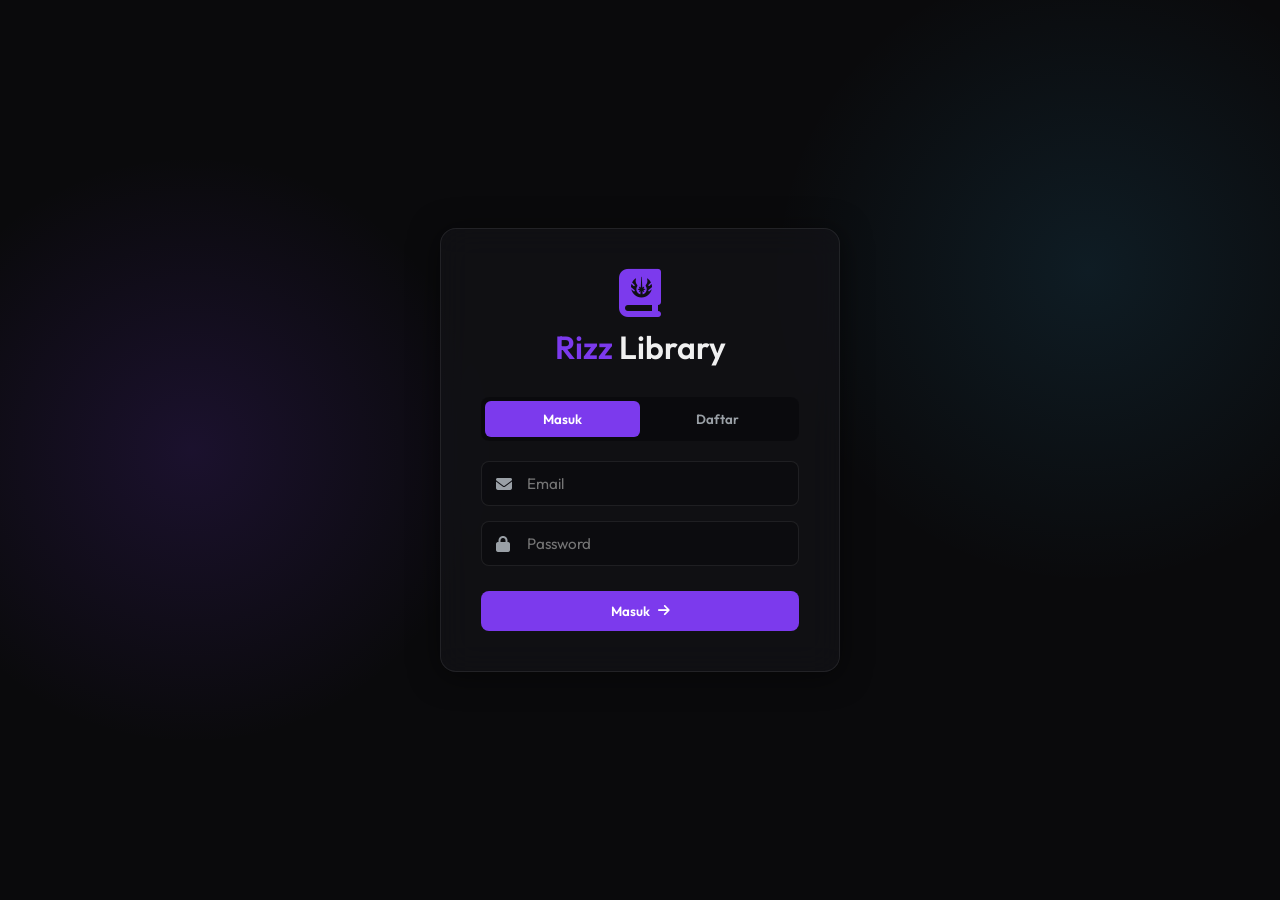
<file: app/index.html>
<!DOCTYPE html>
<html lang="id">

<head>
    <meta charset="UTF-8">
    <meta name="viewport" content="width=device-width, initial-scale=1.0">
    <title>Dashboard - Rizz Library</title>
    <link href="https://fonts.googleapis.com/css2?family=Outfit:wght@300;400;600;700&display=swap" rel="stylesheet">
    <link rel="stylesheet" href="https://cdnjs.cloudflare.com/ajax/libs/font-awesome/6.4.0/css/all.min.css">
    <link rel="stylesheet" href="style.css">
</head>

<body>
    <div id="toast" class="toast hidden"></div>
    <div class="layout-dashboard">
        <aside class="sidebar glass-panel">
            <div class="brand">
                <!-- <i class="fa-solid fa-book-journal-whills"></i> -->
                <h2>Rizz<span>Library</span></h2>
            </div>
            <div class="user-info">
                <div class="avatar"><i class="fa-solid fa-user-astronaut"></i></div>
                <div>
                    <h4 id="user-name">Memuat...</h4>
                    <span id="user-role" class="badge">member</span>
                </div>
            </div>
            <nav class="nav-menu">
                <a href="#" class="nav-item active" data-target="buku"><i class="fa-solid fa-book"></i> Katalog Buku</a>
                <a href="#" class="nav-item" data-target="peminjaman"><i class="fa-solid fa-hand-holding-hand"></i>
                    Peminjaman</a>
                <a href="book.html" class="nav-item admin-only hidden" id="nav-crud"><i
                        class="fa-solid fa-boxes-stacked"></i> Kelola Buku</a>
                <a href="members.html" class="nav-item admin-only hidden" id="nav-members"><i
                        class="fa-solid fa-users"></i> Kelola Anggota</a>
                <a href="fines.html" class="nav-item admin-only hidden" id="nav-fines"><i
                        class="fa-solid fa-file-invoice-dollar"></i> Kelola Denda</a>
            </nav>
            <div class="sidebar-footer">
                <button id="btn-logout" class="btn-outline"><i class="fa-solid fa-right-from-bracket"></i>
                    Keluar</button>
            </div>
        </aside>

        <main class="main-content">
            <header class="topbar">
                <h2 id="page-title">Katalog Buku</h2>
                <div class="search-bar">
                    <i class="fa-solid fa-magnifying-glass"></i>
                    <input type="text" id="global-search" placeholder="Cari buku...">
                </div>
            </header>

            <div class="content-area">
                <!-- Katalog Buku -->
                <div id="panel-buku" class="panel active">
                    <div class="panel-header">
                        <h3>Buku Tersedia</h3>
                        <div class="filters">
                            <select id="filter-category">
                                <option value="">Semua Kategori</option>
                                <option value="fiksi">Fiksi</option>
                                <option value="nonfiksi">Non-Fiksi</option>
                                <option value="sains">Sains</option>
                                <option value="teknologi">Teknologi</option>
                            </select>
                        </div>
                    </div>
                    <div id="book-grid" class="grid-container">
                        <!-- Render Books -->
                    </div>
                </div>

                <!-- Peminjaman -->
                <div id="panel-peminjaman" class="panel hidden">
                    <div class="panel-header">
                        <h3>Riwayat Peminjaman</h3>
                    </div>
                    <div class="table-container glass-panel">
                        <table class="data-table">
                            <thead>
                                <tr>
                                    <th>ID Pinjam</th>
                                    <th>Buku</th>
                                    <th>Tgl Pinjam</th>
                                    <th>Jatuh Tempo</th>
                                    <th>Status</th>
                                    <th>Aksi</th>
                                </tr>
                            </thead>
                            <tbody id="loan-tbody">
                                <!-- Render Loans -->
                            </tbody>
                        </table>
                    </div>
                </div>
            </div>
        </main>
    </div>

    <!-- Modals -->
    <!-- Modal Book Detail -->
    <div id="modal-book" class="modal hidden">
        <div class="modal-content glass-panel">
            <span class="close-modal">&times;</span>
            <div class="book-detail">
                <div class="book-cover-large"><i class="fa-solid fa-book"></i></div>
                <div class="book-info">
                    <h2 id="detail-title">Judul Buku</h2>
                    <p class="author">oleh <span id="detail-author">Penulis</span></p>
                    <p class="text-muted" style="font-size: 0.8rem; font-family: monospace; margin-bottom: 10px;">ID:
                        <span id="detail-id"></span>
                    </p>
                    <span class="badge" id="detail-category">Kategori</span>
                    <div class="stock-info mt-20">
                        <p>Tersedia: <strong id="detail-avail">0</strong> / <span id="detail-total">0</span></p>
                    </div>
                    <button id="btn-borrow" class="btn-primary mt-20"><i class="fa-solid fa-hand-holding-hand"></i>
                        Pinjam Buku</button>
                    <button id="btn-add-review" class="btn-outline mt-20"><i class="fa-solid fa-star"></i> Beri
                        Ulasan</button>
                </div>
            </div>
            <div class="reviews-section mt-20">
                <h3>Ulasan Buku</h3>
                <div id="reviews-list" style="margin-top: 10px; max-height: 200px; overflow-y: auto;">
                    <p class="text-muted">Memuat ulasan...</p>
                </div>
            </div>
        </div>
    </div>

    <!-- Modal Review -->
    <div id="modal-review" class="modal hidden">
        <div class="modal-content glass-panel" style="z-index: 1001;">
            <span class="close-modal">&times;</span>
            <h2>Beri Ulasan</h2>
            <form id="form-review" class="mt-20">
                <input type="hidden" id="review-book-id">
                <input type="hidden" id="review-id">
                <div class="form-group">
                    <label>Rating (1-5)</label>
                    <input type="number" id="review-rating" min="1" max="5" required>
                </div>
                <div class="form-group">
                    <label>Komentar</label>
                    <textarea id="review-comment" rows="4"
                        style="width: 100%; padding: 12px; background: rgba(0,0,0,0.2); border: 1px solid var(--glass-border); color: white; border-radius: 8px;"
                        required></textarea>
                </div>
                <button type="submit" class="btn-primary w-full mt-20">Kirim Ulasan</button>
            </form>
        </div>
    </div>

    <script src="../services/api_service.js"></script>
    <script src="../services/auth_service.js"></script>
    <script src="../services/book_service.js"></script>
    <script src="../services/review_service.js"></script>
    <script>
        document.addEventListener('DOMContentLoaded', () => {
            const user = AuthService.requireAuth();
            if (!user) return;
            window.currentUser = user;

            // Setup User UI
            document.getElementById('user-name').textContent = user.name;
            document.getElementById('user-role').textContent = user.role;
            if (user.role === 'admin') {
                document.getElementById('nav-crud').classList.remove('hidden');
                document.getElementById('nav-members').classList.remove('hidden');
                document.getElementById('nav-fines').classList.remove('hidden');
            }

            // Events
            document.getElementById('btn-logout').addEventListener('click', AuthService.logout);

            // Nav handling
            document.querySelectorAll('.nav-item').forEach(nav => {
                nav.addEventListener('click', (e) => {
                    const target = nav.getAttribute('data-target');
                    if (!target) return; // For book.html link

                    e.preventDefault();
                    document.querySelectorAll('.nav-item').forEach(n => n.classList.remove('active'));
                    nav.classList.add('active');

                    document.querySelectorAll('.panel').forEach(p => p.classList.add('hidden'));
                    document.getElementById(`panel-${target}`).classList.remove('hidden');

                    if (target === 'buku') loadBooks();
                    if (target === 'peminjaman') loadLoans();

                    const titles = { 'buku': 'Katalog Buku', 'peminjaman': 'Riwayat Peminjaman' };
                    document.getElementById('page-title').textContent = titles[target];
                });
            });

            // Modals Close
            document.querySelectorAll('.close-modal').forEach(btn => {
                btn.addEventListener('click', () => {
                    btn.closest('.modal').classList.add('hidden');
                });
            });

            // Filters
            document.getElementById('filter-category').addEventListener('change', loadBooks);
            document.getElementById('global-search').addEventListener('input', () => {
                clearTimeout(window.searchTimeout);
                window.searchTimeout = setTimeout(loadBooks, 500);
            });
            // Initial load
            loadBooks();

            // Review Form
            document.getElementById('form-review').addEventListener('submit', async (e) => {
                e.preventDefault();
                const bookId = document.getElementById('review-book-id').value;
                const reviewId = document.getElementById('review-id').value;
                const rating = document.getElementById('review-rating').value;
                const comment = document.getElementById('review-comment').value;

                try {
                    if (reviewId) {
                        await ApiService.request(`/reviews/${reviewId}`, { method: 'PUT', body: JSON.stringify({ rating: parseInt(rating), comment }) });
                        showToast('Ulasan berhasil diperbarui', 'success');
                    } else {
                        await ReviewService.addReview(bookId, rating, comment);
                        showToast('Ulasan berhasil dikirim', 'success');
                    }
                    document.getElementById('modal-review').classList.add('hidden');
                    loadReviews(bookId);
                    loadBooks(); // refresh rating in catalog
                } catch (error) {
                    showToast(error.message, 'error');
                }
            });
        });

        async function openReviewModal(bookId) {
            document.getElementById('review-book-id').value = bookId;
            document.getElementById('review-id').value = '';
            document.getElementById('form-review').reset();

            try {
                const res = await ReviewService.getReviews(bookId);
                const userReview = res.data.reviews.find(r =>
                    r.member === window.currentUser._id ||
                    (r.member && r.member._id === window.currentUser._id)
                );

                if (userReview) {
                    document.getElementById('review-id').value = userReview._id;
                    document.getElementById('review-rating').value = userReview.rating;
                    document.getElementById('review-comment').value = userReview.comment;
                }
            } catch (e) { console.error(e); }

            document.getElementById('modal-review').classList.remove('hidden');
        }

        function showToast(message, type = 'info') {
            const toastEl = document.getElementById('toast');
            toastEl.textContent = message;
            toastEl.className = `toast show ${type}`;
            setTimeout(() => toastEl.classList.remove('show'), 3000);
        }

        async function loadBooks() {
            try {
                const category = document.getElementById('filter-category').value;
                const search = document.getElementById('global-search').value;

                let params = { limit: 20 };
                if (category) params.category = category;
                if (search) params.search = search;

                const res = await BookService.getBooks(params);
                const grid = document.getElementById('book-grid');
                grid.innerHTML = '';

                if (res.data.books.length === 0) {
                    grid.innerHTML = '<p class="text-muted">Tidak ada buku ditemukan.</p>';
                    return;
                }

                res.data.books.forEach(book => {
                    const card = document.createElement('div');
                    card.className = 'book-card glass-panel';
                    const coverHtml = book.coverImage
                        ? `<img src="${book.coverImage}" alt="${book.title}" style="width: 100%; height: 100%; object-fit: cover;">`
                        : `<i class="fa-solid fa-book"></i>`;
                    card.innerHTML = `
                        <div class="book-cover" style="overflow: hidden;">${coverHtml}</div>
                        <h4>${book.title}</h4>
                        <p>${book.author}</p>
                        <div style="margin-bottom: 8px; color: #fbbf24; font-size: 0.85rem;">
                            <i class="fa-solid fa-star"></i> ${book.rating ? book.rating.toFixed(1) : '0'} (${book.totalReviews || 0})
                        </div>
                        <div class="card-footer">
                            <span class="badge">${book.category}</span>
                            <span style="font-size: 0.8rem; color: ${book.availableCopies > 0 ? 'var(--success)' : 'var(--danger)'}">
                                ${book.availableCopies} Tersedia
                            </span>
                        </div>
                    `;
                    card.addEventListener('click', () => showBookDetail(book));
                    grid.appendChild(card);
                });
            } catch (error) {
                showToast('Gagal memuat buku', 'error');
            }
        }

        function showBookDetail(book) {
            document.getElementById('detail-title').textContent = book.title;
            document.getElementById('detail-author').textContent = book.author;
            document.getElementById('detail-id').textContent = book._id;
            document.getElementById('detail-category').textContent = book.category;
            document.getElementById('detail-avail').textContent = book.availableCopies;
            document.getElementById('detail-total').textContent = book.totalCopies;

            const coverLarge = document.querySelector('.book-cover-large');
            if (book.coverImage) {
                coverLarge.innerHTML = `<img src="${book.coverImage}" alt="${book.title}" style="width: 100%; height: 100%; object-fit: cover; border-radius: 8px;">`;
                coverLarge.style.border = 'none';
                coverLarge.style.background = 'transparent';
            } else {
                coverLarge.innerHTML = `<i class="fa-solid fa-book"></i>`;
                coverLarge.style.border = '';
                coverLarge.style.background = '';
            }

            const btnBorrow = document.getElementById('btn-borrow');
            if (book.availableCopies > 0) {
                btnBorrow.style.display = 'block';
                btnBorrow.onclick = async () => {
                    try {
                        await ApiService.request('/loans/borrow', { method: 'POST', body: JSON.stringify({ bookId: book._id }) });
                        showToast('Berhasil meminjam buku', 'success');
                        document.getElementById('modal-book').classList.add('hidden');
                        loadBooks();
                    } catch (error) {
                        showToast(error.message, 'error');
                    }
                };
            } else {
                btnBorrow.style.display = 'none';
            }

            const btnReview = document.getElementById('btn-add-review');
            if (window.currentUser && window.currentUser.role === 'admin') {
                btnReview.style.display = 'none';
            } else {
                btnReview.style.display = 'inline-block';
                btnReview.onclick = () => openReviewModal(book._id);
            }

            document.getElementById('modal-book').classList.remove('hidden');
            loadReviews(book._id);
        }

        async function loadReviews(bookId) {
            const container = document.getElementById('reviews-list');
            container.innerHTML = '<p class="text-muted">Memuat ulasan...</p>';
            try {
                const res = await ReviewService.getReviews(bookId);
                if (res.data.reviews.length === 0) {
                    container.innerHTML = '<p class="text-muted">Belum ada ulasan untuk buku ini.</p>';
                } else {
                    container.innerHTML = '';
                    res.data.reviews.forEach(r => {
                        const div = document.createElement('div');
                        div.style.borderBottom = '1px solid rgba(255,255,255,0.1)';
                        div.style.paddingBottom = '10px';
                        div.style.marginBottom = '10px';
                        div.innerHTML = `
                            <div style="color: #fbbf24; font-size: 0.8rem; margin-bottom: 4px;">
                                ${'<i class="fa-solid fa-star"></i>'.repeat(r.rating)}
                            </div>
                            <p style="font-size: 0.9rem; margin-bottom: 4px;">${r.comment}</p>
                        `;
                        container.appendChild(div);
                    });
                }
            } catch (error) {
                container.innerHTML = '<p class="text-muted">Gagal memuat ulasan.</p>';
            }
        }

        async function loadLoans() {
            try {
                const res = await ApiService.request('/loans', { method: 'GET' });
                const tbody = document.getElementById('loan-tbody');
                tbody.innerHTML = '';

                if (res.data.loans.length === 0) {
                    tbody.innerHTML = '<tr><td colspan="6" style="text-align: center">Tidak ada data peminjaman</td></tr>';
                    return;
                }

                res.data.loans.forEach(loan => {
                    const tr = document.createElement('tr');
                    let statusBadge = loan.status === 'borrowed' ? '<span class="badge" style="background: var(--warning)">Dipinjam</span>' :
                        loan.status === 'returned' ? '<span class="badge" style="background: var(--success)">Kembali</span>' :
                            '<span class="badge" style="background: var(--danger)">Terlambat</span>';

                    let actions = '-';
                    if (loan.status === 'borrowed' || loan.status === 'overdue') {
                        if (window.currentUser.role === 'admin') {
                            actions = `<button class="btn-outline btn-return" data-id="${loan._id}">Kembalikan</button>`;
                        } else {
                            actions = `<span style="font-size: 0.8rem; color: var(--text-muted);">Menunggu Admin</span>`;
                        }
                    } else if (loan.status === 'returned') {
                        if (window.currentUser.role === 'admin') {
                            actions = '-';
                        } else {
                            actions = `<button class="btn-outline btn-review-loan" data-book-id="${loan.book?._id}">Beri Ulasan</button>`;
                        }
                    }

                    tr.innerHTML = `
                        <td>${loan.loanCode}</td>
                        <td>${loan.book?.title || 'Buku Dihapus'}</td>
                        <td>${new Date(loan.loanDate).toLocaleDateString()}</td>
                        <td>${new Date(loan.dueDate).toLocaleDateString()}</td>
                        <td>${statusBadge}</td>
                        <td>${actions}</td>
                    `;
                    tbody.appendChild(tr);
                });

                document.querySelectorAll('.btn-return').forEach(btn => {
                    btn.addEventListener('click', async (e) => {
                        try {
                            await ApiService.request(`/loans/${e.currentTarget.getAttribute('data-id')}/return`, { method: 'PUT' });
                            showToast('Buku berhasil dikembalikan', 'success');
                            loadLoans();
                        } catch (error) {
                            showToast(error.message, 'error');
                        }
                    });
                });

                document.querySelectorAll('.btn-review-loan').forEach(btn => {
                    btn.addEventListener('click', (e) => {
                        const bookId = e.currentTarget.getAttribute('data-book-id');
                        if (!bookId || bookId === 'undefined') {
                            showToast('Buku telah dihapus dari sistem.', 'error');
                            return;
                        }
                        openReviewModal(bookId);
                    });
                });
            } catch (error) {
                showToast('Gagal memuat peminjaman', 'error');
            }
        }
    </script>
</body>

</html>
</file>
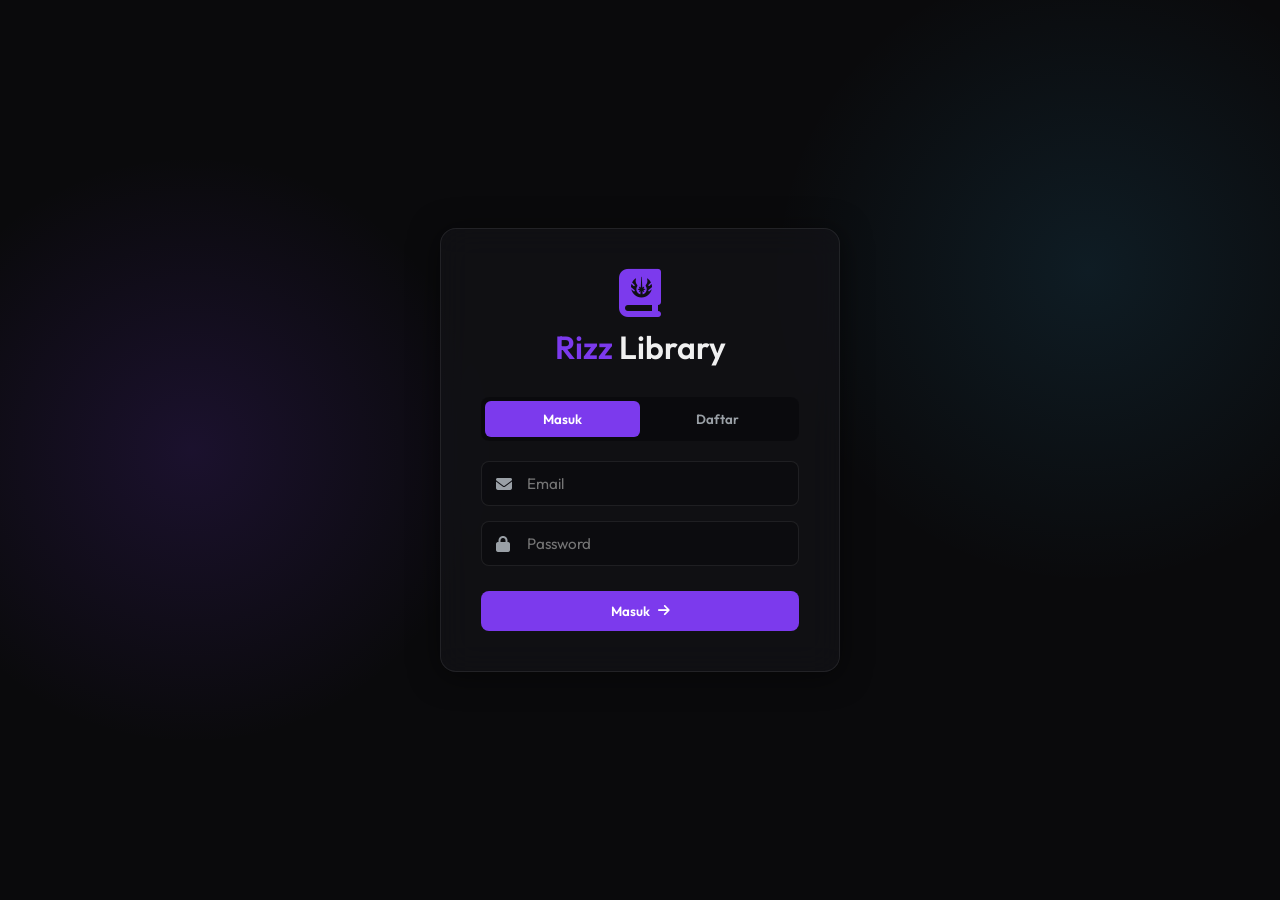
<file: app/book.html>
<!DOCTYPE html>
<html lang="id">

<head>
    <meta charset="UTF-8">
    <meta name="viewport" content="width=device-width, initial-scale=1.0">
    <title>Kelola Buku - Rizz Library</title>
    <link href="https://fonts.googleapis.com/css2?family=Outfit:wght@300;400;600;700&display=swap" rel="stylesheet">
    <link rel="stylesheet" href="https://cdnjs.cloudflare.com/ajax/libs/font-awesome/6.4.0/css/all.min.css">
    <link rel="stylesheet" href="style.css">
</head>

<body>
    <div id="toast" class="toast hidden"></div>
    <div class="layout-dashboard">
        <aside class="sidebar glass-panel">
            <div class="brand">
                <!-- <i class="fa-solid fa-book-journal-whills"></i> -->
                <h2>Rizz<span>Library</span></h2>
            </div>
            <div class="user-info">
                <div class="avatar"><i class="fa-solid fa-user-astronaut"></i></div>
                <div>
                    <h4 id="user-name">Memuat...</h4>
                    <span id="user-role" class="badge">admin</span>
                </div>
            </div>
            <nav class="nav-menu">
                <a href="index.html" class="nav-item"><i class="fa-solid fa-house"></i> Dashboard Utama</a>
                <a href="book.html" class="nav-item active"><i class="fa-solid fa-boxes-stacked"></i> Kelola Buku</a>
                <a href="members.html" class="nav-item admin-only"><i class="fa-solid fa-users"></i> Kelola Anggota</a>
                <a href="fines.html" class="nav-item admin-only"><i class="fa-solid fa-file-invoice-dollar"></i> Kelola
                    Denda</a>
            </nav>
            <div class="sidebar-footer">
                <button id="btn-logout" class="btn-outline"><i class="fa-solid fa-right-from-bracket"></i>
                    Keluar</button>
            </div>
        </aside>

        <main class="main-content">
            <header class="topbar">
                <h2>Kelola Buku</h2>
            </header>

            <div class="content-area">
                <div class="panel active">
                    <div class="panel-header">
                        <h3>Manajemen Buku</h3>
                        <button id="btn-add-book" class="btn-primary"><i class="fa-solid fa-plus"></i> Tambah
                            Buku</button>
                    </div>
                    <div class="table-container glass-panel">
                        <table class="data-table">
                            <thead>
                                <tr>
                                    <th>ID Buku</th>
                                    <th>Judul</th>
                                    <th>Penulis</th>
                                    <th>Kategori</th>
                                    <th>Tersedia/Total</th>
                                    <th>Aksi</th>
                                </tr>
                            </thead>
                            <tbody id="admin-book-tbody">
                                <!-- Books rendered here -->
                            </tbody>
                        </table>
                    </div>
                </div>
            </div>
        </main>
    </div>

    <!-- Modal Form Buku -->
    <div id="modal-book-form" class="modal hidden">
        <div class="modal-content glass-panel">
            <span class="close-modal">&times;</span>
            <h2 id="form-book-title">Tambah Buku</h2>
            <form id="form-book" class="mt-20">
                <input type="hidden" id="book-id">
                <div class="form-group">
                    <label>Judul Buku</label>
                    <input type="text" id="book-title-input" required>
                </div>
                <div class="form-group">
                    <label>Penulis</label>
                    <input type="text" id="book-author-input" required>
                </div>
                <div class="form-row">
                    <div class="form-group">
                        <label>ISBN (Opsional)</label>
                        <input type="text" id="book-isbn-input">
                    </div>
                    <div class="form-group">
                        <label>Kategori</label>
                        <select id="book-category-input" required>
                            <option value="fiksi">Fiksi</option>
                            <option value="nonfiksi">Non-Fiksi</option>
                            <option value="sains">Sains</option>
                            <option value="teknologi">Teknologi</option>
                            <option value="sejarah">Sejarah</option>
                            <option value="biografi">Biografi</option>
                            <option value="agama">Agama</option>
                        </select>
                    </div>
                </div>
                <div class="form-row">
                    <div class="form-group">
                        <label>Total Copy</label>
                        <input type="number" id="book-copies-input" min="1" required>
                    </div>
                    <div class="form-group">
                        <label>URL Sampul Buku (Opsional)</label>
                        <input type="url" id="book-cover-input" placeholder="https://example.com/image.jpg">
                    </div>
                </div>
                <button type="submit" class="btn-primary w-full mt-20">Simpan Buku</button>
            </form>
        </div>
    </div>

    <script src="../services/api_service.js"></script>
    <script src="../services/auth_service.js"></script>
    <script src="../services/book_service.js"></script>
    <script>
        document.addEventListener('DOMContentLoaded', async () => {
            const user = AuthService.requireAuth();
            if (!user) return;
            if (user.role !== 'admin') {
                alert('Akses Ditolak. Anda bukan Admin.');
                window.location.href = 'index.html';
                return;
            }

            document.getElementById('user-name').textContent = user.name;
            document.getElementById('user-role').textContent = user.role;

            document.getElementById('btn-logout').addEventListener('click', () => {
                AuthService.logout();
            });

            document.querySelectorAll('.close-modal').forEach(btn => {
                btn.addEventListener('click', () => {
                    btn.closest('.modal').classList.add('hidden');
                });
            });

            document.getElementById('btn-add-book').addEventListener('click', () => {
                document.getElementById('form-book').reset();
                document.getElementById('book-id').value = '';
                document.getElementById('form-book-title').textContent = 'Tambah Buku';
                document.getElementById('modal-book-form').classList.remove('hidden');
            });

            document.getElementById('form-book').addEventListener('submit', async (e) => {
                e.preventDefault();
                const id = document.getElementById('book-id').value;
                const data = {
                    title: document.getElementById('book-title-input').value,
                    author: document.getElementById('book-author-input').value,
                    isbn: document.getElementById('book-isbn-input').value,
                    category: document.getElementById('book-category-input').value,
                    totalCopies: parseInt(document.getElementById('book-copies-input').value),
                    coverImage: document.getElementById('book-cover-input').value
                };

                try {
                    if (id) {
                        await BookService.updateBook(id, data);
                        showToast('Buku berhasil diupdate', 'success');
                    } else {
                        await BookService.addBook(data);
                        showToast('Buku berhasil ditambahkan', 'success');
                    }
                    document.getElementById('modal-book-form').classList.add('hidden');
                    loadBooks();
                } catch (error) {
                    showToast(error.message, 'error');
                }
            });

            loadBooks();
        });

        function showToast(message, type = 'info') {
            const toastEl = document.getElementById('toast');
            toastEl.textContent = message;
            toastEl.className = `toast show ${type}`;
            setTimeout(() => toastEl.classList.remove('show'), 3000);
        }

        async function loadBooks() {
            try {
                const res = await BookService.getBooks({ limit: 100 });
                const books = res.data.books;
                const tbody = document.getElementById('admin-book-tbody');
                tbody.innerHTML = '';

                books.forEach(book => {
                    const tr = document.createElement('tr');
                    const coverHtml = book.coverImage
                        ? `<img src="${book.coverImage}" alt="cover" style="width: 40px; height: 60px; object-fit: cover; border-radius: 4px; vertical-align: middle; margin-right: 10px;">`
                        : `<div style="width: 40px; height: 60px; background: rgba(255,255,255,0.1); border-radius: 4px; display: inline-flex; align-items: center; justify-content: center; vertical-align: middle; margin-right: 10px;"><i class="fa-solid fa-book"></i></div>`;

                    tr.innerHTML = `
                        <td style="font-family: monospace; font-size: 0.85em; color: var(--text-muted);">${book._id}</td>
                        <td>${coverHtml} ${book.title}</td>
                        <td>${book.author}</td>
                        <td style="text-transform: capitalize">${book.category}</td>
                        <td>${book.availableCopies} / ${book.totalCopies}</td>
                        <td>
                            <button class="btn-outline btn-edit" data-book='${JSON.stringify(book).replace(/'/g, "&apos;")}'>
                                <i class="fa-solid fa-pen"></i>
                            </button>
                            <button class="btn-danger btn-delete" data-id="${book._id}">
                                <i class="fa-solid fa-trash"></i>
                            </button>
                        </td>
                    `;
                    tbody.appendChild(tr);
                });

                document.querySelectorAll('.btn-edit').forEach(btn => {
                    btn.addEventListener('click', (e) => {
                        const book = JSON.parse(e.currentTarget.getAttribute('data-book'));
                        document.getElementById('book-id').value = book._id;
                        document.getElementById('book-title-input').value = book.title;
                        document.getElementById('book-author-input').value = book.author;
                        document.getElementById('book-isbn-input').value = book.isbn || '';
                        document.getElementById('book-category-input').value = book.category;
                        document.getElementById('book-copies-input').value = book.totalCopies;
                        document.getElementById('book-cover-input').value = book.coverImage || '';
                        document.getElementById('form-book-title').textContent = 'Edit Buku';
                        document.getElementById('modal-book-form').classList.remove('hidden');
                    });
                });

                document.querySelectorAll('.btn-delete').forEach(btn => {
                    btn.addEventListener('click', async (e) => {
                        if (confirm('Yakin ingin menghapus buku ini?')) {
                            const id = e.currentTarget.getAttribute('data-id');
                            try {
                                await BookService.deleteBook(id);
                                showToast('Buku berhasil dihapus', 'success');
                                loadBooks();
                            } catch (error) {
                                showToast(error.message, 'error');
                            }
                        }
                    });
                });
            } catch (error) {
                showToast('Gagal memuat buku', 'error');
            }
        }
    </script>
</body>

</html>
</file>
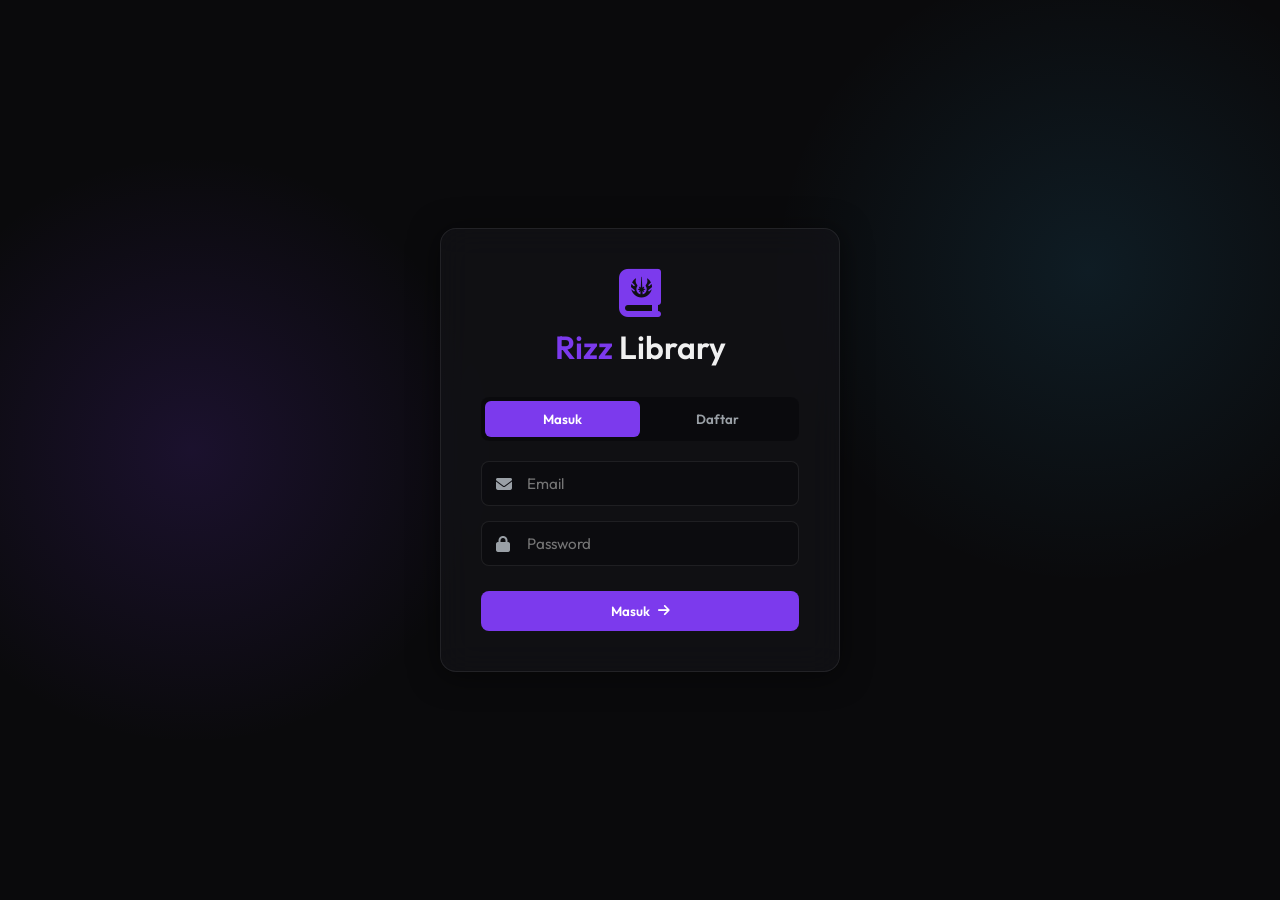
<file: app/fines.html>
<!DOCTYPE html>
<html lang="id">

<head>
    <meta charset="UTF-8">
    <meta name="viewport" content="width=device-width, initial-scale=1.0">
    <title>Kelola Denda - Rizz Library</title>
    <link href="https://fonts.googleapis.com/css2?family=Outfit:wght@300;400;600;700&display=swap" rel="stylesheet">
    <link rel="stylesheet" href="https://cdnjs.cloudflare.com/ajax/libs/font-awesome/6.4.0/css/all.min.css">
    <link rel="stylesheet" href="style.css">
</head>

<body>
    <div id="toast" class="toast hidden"></div>
    <div class="layout-dashboard">
        <aside class="sidebar glass-panel">
            <div class="brand">
                <h2>Rizz<span>Library</span></h2>
            </div>
            <div class="user-info">
                <div class="avatar"><i class="fa-solid fa-user-astronaut"></i></div>
                <div>
                    <h4 id="user-name">Memuat...</h4>
                    <span id="user-role" class="badge">admin</span>
                </div>
            </div>
            <nav class="nav-menu">
                <a href="index.html" class="nav-item"><i class="fa-solid fa-house"></i> Dashboard Utama</a>
                <a href="crud.html" class="nav-item admin-only"><i class="fa-solid fa-boxes-stacked"></i> Kelola
                    Buku</a>
                <a href="members.html" class="nav-item admin-only"><i class="fa-solid fa-users"></i> Kelola Anggota</a>
                <a href="fines.html" class="nav-item active admin-only"><i class="fa-solid fa-file-invoice-dollar"></i>
                    Kelola Denda</a>
            </nav>
            <div class="sidebar-footer">
                <button id="btn-logout" class="btn-outline"><i class="fa-solid fa-right-from-bracket"></i>
                    Keluar</button>
            </div>
        </aside>

        <main class="main-content">
            <header class="topbar">
                <h2>Kelola Denda</h2>
            </header>

            <div class="content-area">
                <div class="panel active">
                    <div class="panel-header">
                        <h3>Semua Denda Anggota</h3>
                    </div>
                    <div class="stats-cards">
                        <div class="card glass-panel">
                            <h4>Total Denda Belum Dibayar (Keseluruhan)</h4>
                            <h2 id="total-unpaid-fine">Rp 0</h2>
                        </div>
                    </div>
                    <div class="table-container glass-panel mt-20">
                        <table class="data-table">
                            <thead>
                                <tr>
                                    <th>Kode Denda</th>
                                    <th>Anggota</th>
                                    <th>Alasan</th>
                                    <th>Jumlah</th>
                                    <th>Status</th>
                                    <th>Aksi</th>
                                </tr>
                            </thead>
                            <tbody id="fine-tbody">
                                <!-- Render Fines here -->
                            </tbody>
                        </table>
                    </div>
                </div>
            </div>
        </main>
    </div>

    <!-- Modal Pay Fine -->
    <div id="modal-pay-fine" class="modal hidden">
        <div class="modal-content glass-panel">
            <span class="close-modal">&times;</span>
            <h2>Konfirmasi Pembayaran Denda</h2>
            <p>Total Denda: <strong id="pay-amount">Rp 0</strong></p>
            <form id="form-pay-fine" class="mt-20">
                <input type="hidden" id="pay-fine-id">
                <div class="form-group">
                    <label>Metode Pembayaran</label>
                    <select id="pay-method" required>
                        <option value="tunai">Tunai (Kasir)</option>
                        <option value="transfer">Transfer Bank</option>
                        <option value="lainnya">Lainnya</option>
                    </select>
                </div>
                <button type="submit" class="btn-primary w-full mt-20">Tandai Lunas</button>
            </form>
        </div>
    </div>

    <script src="../services/api_service.js"></script>
    <script src="../services/auth_service.js"></script>
    <script>
        document.addEventListener('DOMContentLoaded', async () => {
            const user = AuthService.requireAuth();
            if (!user) return;
            if (user.role !== 'admin') {
                alert('Akses Ditolak. Anda bukan Admin.');
                window.location.href = 'index.html';
                return;
            }

            document.getElementById('user-name').textContent = user.name;
            document.getElementById('user-role').textContent = user.role;

            document.getElementById('btn-logout').addEventListener('click', AuthService.logout);

            document.querySelectorAll('.close-modal').forEach(btn => {
                btn.addEventListener('click', () => {
                    btn.closest('.modal').classList.add('hidden');
                });
            });

            document.getElementById('form-pay-fine').addEventListener('submit', async (e) => {
                e.preventDefault();
                const id = document.getElementById('pay-fine-id').value;
                const method = document.getElementById('pay-method').value;

                try {
                    await ApiService.request(`/fines/${id}/pay`, { method: 'PUT', body: JSON.stringify({ paymentMethod: method }) });
                    showToast('Denda berhasil ditandai lunas', 'success');
                    document.getElementById('modal-pay-fine').classList.add('hidden');
                    loadFines();
                } catch (error) {
                    showToast(error.message, 'error');
                }
            });

            loadFines();
        });

        function showToast(message, type = 'info') {
            const toastEl = document.getElementById('toast');
            toastEl.textContent = message;
            toastEl.className = `toast show ${type}`;
            setTimeout(() => toastEl.classList.remove('show'), 3000);
        }

        async function loadFines() {
            try {
                // Fetch fines. Assumption: As an admin, this endpoint might return all fines or maybe /fines/all.
                // Depending on the backend, usually /fines returns all if the requester is an admin.
                const res = await ApiService.request('/fines', { method: 'GET' });
                const tbody = document.getElementById('fine-tbody');
                tbody.innerHTML = '';

                let totalUnpaid = 0;
                if (!res.data.fines || res.data.fines.length === 0) {
                    tbody.innerHTML = '<tr><td colspan="6" style="text-align: center">Tidak ada data denda</td></tr>';
                } else {
                    res.data.fines.forEach(fine => {
                        if (fine.status === 'unpaid') totalUnpaid += fine.amount;
                        const tr = document.createElement('tr');
                        const statusBadge = fine.status === 'unpaid'
                            ? '<span class="badge" style="background: var(--danger)">Belum Lunas</span>'
                            : '<span class="badge" style="background: var(--success)">Lunas</span>';

                        const memberInfo = fine.member ? `${fine.member.name} (${fine.member.memberCode})` : 'Anggota Dihapus';

                        tr.innerHTML = `
                            <td>${fine.fineCode}</td>
                            <td>${memberInfo}</td>
                            <td style="text-transform: capitalize">${fine.reason}</td>
                            <td>Rp ${fine.amount.toLocaleString('id-ID')}</td>
                            <td>${statusBadge}</td>
                            <td>
                                ${fine.status === 'unpaid' ?
                                `<button class="btn-primary btn-pay" data-id="${fine._id}" data-amount="${fine.amount}">Proses</button>` : '-'}
                            </td>
                        `;
                        tbody.appendChild(tr);
                    });
                }
                document.getElementById('total-unpaid-fine').textContent = `Rp ${totalUnpaid.toLocaleString('id-ID')}`;

                document.querySelectorAll('.btn-pay').forEach(btn => {
                    btn.addEventListener('click', (e) => {
                        document.getElementById('pay-fine-id').value = e.target.getAttribute('data-id');
                        document.getElementById('pay-amount').textContent = `Rp ${parseInt(e.target.getAttribute('data-amount')).toLocaleString('id-ID')}`;
                        document.getElementById('modal-pay-fine').classList.remove('hidden');
                    });
                });
            } catch (error) {
                showToast('Gagal memuat denda. Pastikan API mendukung ini untuk admin.', 'error');
            }
        }
    </script>
</body>

</html>
</file>
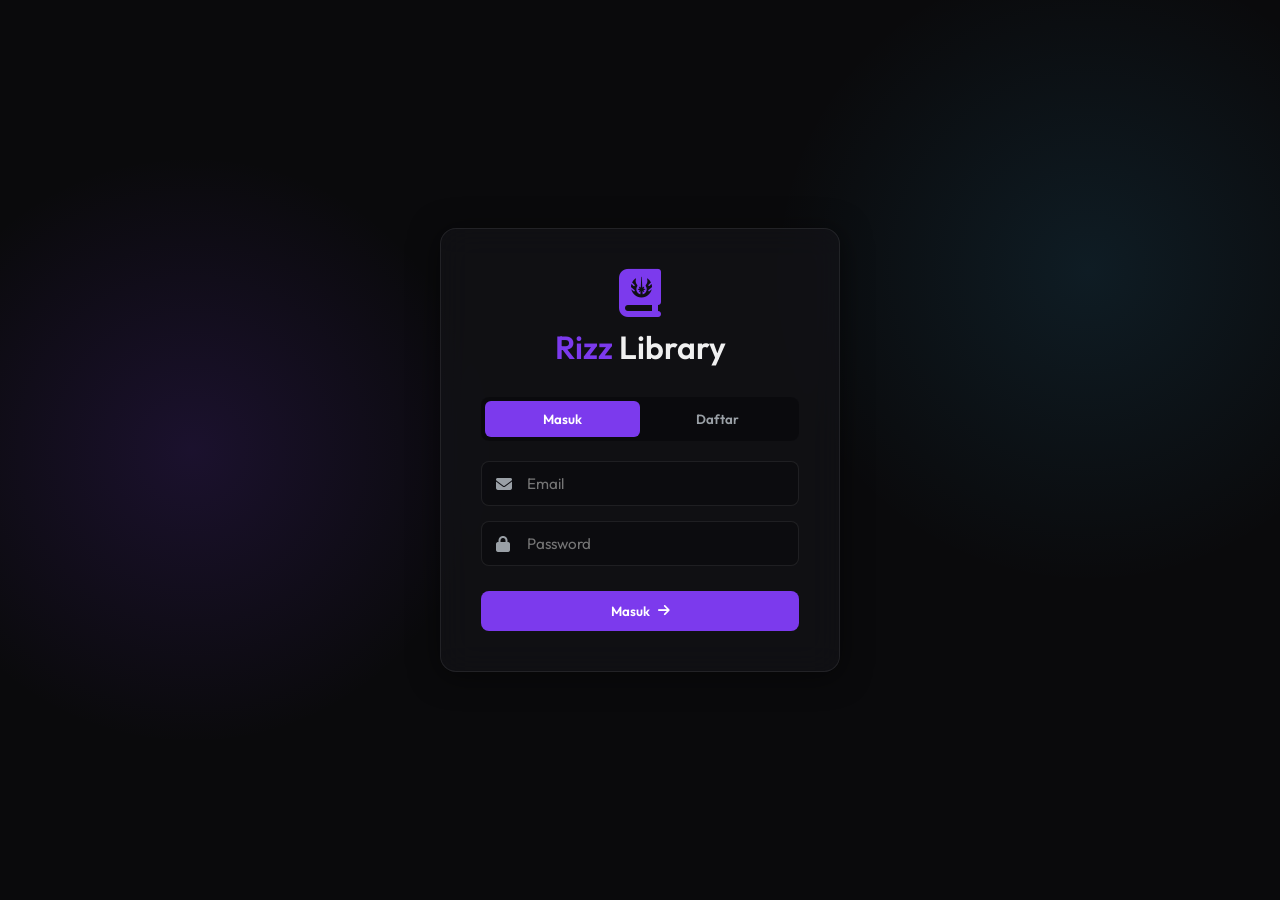
<file: app/login.html>
<!DOCTYPE html>
<html lang="id">

<head>
    <meta charset="UTF-8">
    <meta name="viewport" content="width=device-width, initial-scale=1.0">
    <title>Masuk - Rizz Library</title>
    <link href="https://fonts.googleapis.com/css2?family=Outfit:wght@300;400;600;700&display=swap" rel="stylesheet">
    <link rel="stylesheet" href="https://cdnjs.cloudflare.com/ajax/libs/font-awesome/6.4.0/css/all.min.css">
    <link rel="stylesheet" href="style.css">
</head>

<body>
    <div id="toast" class="toast hidden"></div>
    <div id="auth-view">
        <div class="auth-box glass-panel">
            <div class="brand">
                <i class="fa-solid fa-book-journal-whills"></i>
                <h1><span>Rizz</span> Library</h1>
            </div>

            <div class="auth-tabs">
                <button class="active">Masuk</button>
                <button onclick="window.location.href='register.html'">Daftar</button>
            </div>

            <form id="login-form" class="auth-form active">
                <div class="input-group">
                    <i class="fa-solid fa-envelope"></i>
                    <input type="email" id="login-email" placeholder="Email" required>
                </div>
                <div class="input-group">
                    <i class="fa-solid fa-lock"></i>
                    <input type="password" id="login-password" placeholder="Password" required>
                </div>
                <button type="submit" class="btn-primary">Masuk <i class="fa-solid fa-arrow-right"></i></button>
            </form>
        </div>
    </div>

    <!-- Scripts -->
    <script src="../services/api_service.js"></script>
    <script src="../services/auth_service.js"></script>
    <script>
        document.addEventListener('DOMContentLoaded', () => {
            AuthService.redirectIfAuth();
        });

        function showToast(message, type = 'info') {
            const toastEl = document.getElementById('toast');
            toastEl.textContent = message;
            toastEl.className = `toast show ${type}`;
            setTimeout(() => {
                toastEl.classList.remove('show');
            }, 3000);
        }

        document.getElementById('login-form').addEventListener('submit', async (e) => {
            e.preventDefault();
            const email = document.getElementById('login-email').value;
            const password = document.getElementById('login-password').value;

            try {
                const res = await AuthService.login(email, password);
                localStorage.setItem('token', res.data.accessToken);
                localStorage.setItem('user', JSON.stringify(res.data.user));
                window.location.href = 'index.html';
            } catch (error) {
                showToast(error.message, 'error');
            }
        });
    </script>
</body>

</html>
</file>
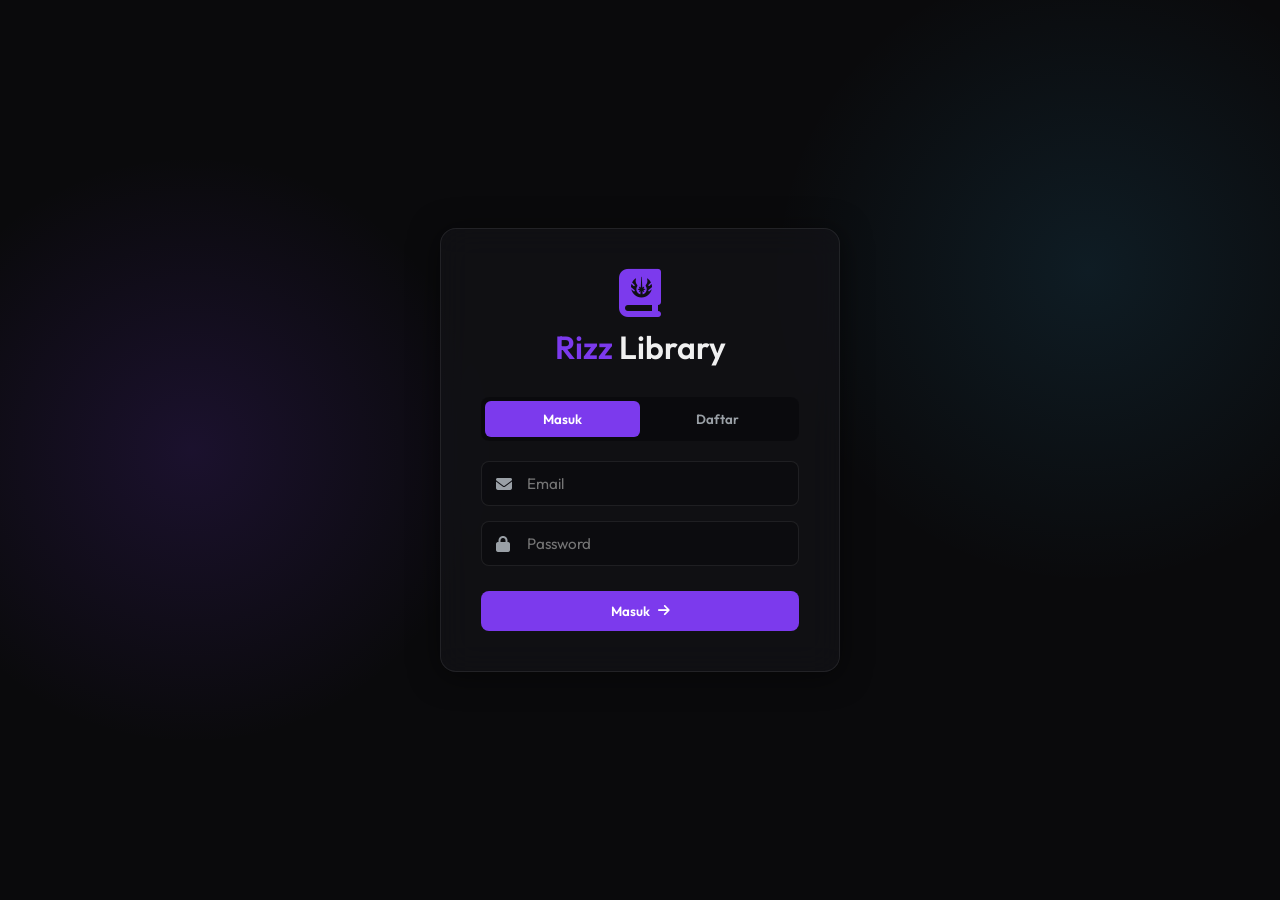
<file: app/members.html>
<!DOCTYPE html>
<html lang="id">

<head>
    <meta charset="UTF-8">
    <meta name="viewport" content="width=device-width, initial-scale=1.0">
    <title>Kelola Anggota - Rizz Library</title>
    <link href="https://fonts.googleapis.com/css2?family=Outfit:wght@300;400;600;700&display=swap" rel="stylesheet">
    <link rel="stylesheet" href="https://cdnjs.cloudflare.com/ajax/libs/font-awesome/6.4.0/css/all.min.css">
    <link rel="stylesheet" href="style.css">
</head>

<body>
    <div id="toast" class="toast hidden"></div>
    <div class="layout-dashboard">
        <aside class="sidebar glass-panel">
            <div class="brand">
                <!-- <i class="fa-solid fa-book-journal-whills"></i> -->
                <h2>Rizz<span>Library</span></h2>
            </div>
            <div class="user-info">
                <div class="avatar"><i class="fa-solid fa-user-astronaut"></i></div>
                <div>
                    <h4 id="user-name">Memuat...</h4>
                    <span id="user-role" class="badge">admin</span>
                </div>
            </div>
            <nav class="nav-menu">
                <a href="index.html" class="nav-item"><i class="fa-solid fa-house"></i> Dashboard Utama</a>
                <a href="book.html" class="nav-item"><i class="fa-solid fa-boxes-stacked"></i> Kelola Buku</a>
                <a href="members.html" class="nav-item active admin-only"><i class="fa-solid fa-users"></i> Kelola
                    Anggota</a>
                <a href="fines.html" class="nav-item admin-only"><i class="fa-solid fa-file-invoice-dollar"></i> Kelola
                    Denda</a>
            </nav>
            <div class="sidebar-footer">
                <button id="btn-logout" class="btn-outline"><i class="fa-solid fa-right-from-bracket"></i>
                    Keluar</button>
            </div>
        </aside>

        <main class="main-content">
            <header class="topbar">
                <h2>Kelola Anggota</h2>
                <div class="search-bar">
                    <i class="fa-solid fa-magnifying-glass"></i>
                    <input type="text" id="member-search" placeholder="Cari nama, email, kode...">
                </div>
            </header>

            <div class="content-area">
                <div class="panel active">
                    <div class="table-container glass-panel mt-20">
                        <table class="data-table">
                            <thead>
                                <tr>
                                    <th>Kode Anggota</th>
                                    <th>Nama</th>
                                    <th>Email</th>
                                    <th>Limit Pinjam</th>
                                    <th>Status</th>
                                    <th>Aksi</th>
                                </tr>
                            </thead>
                            <tbody id="member-tbody">
                                <!-- Members rendered here -->
                            </tbody>
                        </table>
                    </div>
                </div>
            </div>
        </main>
    </div>

    <!-- Modal Form Member -->
    <div id="modal-member-form" class="modal hidden">
        <div class="modal-content glass-panel">
            <span class="close-modal">&times;</span>
            <h2>Edit Anggota</h2>
            <form id="form-member" class="mt-20">
                <input type="hidden" id="member-id">
                <div class="form-group">
                    <label>Batas Peminjaman Maksimal</label>
                    <input type="number" id="member-limit" min="1" max="10" required>
                </div>
                <div class="form-group">
                    <label>Status Akun</label>
                    <select id="member-status" required>
                        <option value="true">Aktif</option>
                        <option value="false">Nonaktif (Suspend)</option>
                    </select>
                </div>
                <button type="submit" class="btn-primary w-full mt-20">Simpan Perubahan</button>
            </form>
        </div>
    </div>

    <script src="../services/api_service.js"></script>
    <script src="../services/auth_service.js"></script>
    <script src="../services/member_service.js"></script>
    <script>
        document.addEventListener('DOMContentLoaded', async () => {
            const user = AuthService.requireAuth();
            if (!user) return;
            if (user.role !== 'admin') {
                alert('Akses Ditolak. Anda bukan Admin.');
                window.location.href = 'index.html';
                return;
            }

            document.getElementById('user-name').textContent = user.name;
            document.getElementById('user-role').textContent = user.role;

            document.getElementById('btn-logout').addEventListener('click', AuthService.logout);

            document.querySelectorAll('.close-modal').forEach(btn => {
                btn.addEventListener('click', () => {
                    btn.closest('.modal').classList.add('hidden');
                });
            });

            document.getElementById('member-search').addEventListener('input', () => {
                clearTimeout(window.searchTimeout);
                window.searchTimeout = setTimeout(loadMembers, 500);
            });

            document.getElementById('form-member').addEventListener('submit', async (e) => {
                e.preventDefault();
                const id = document.getElementById('member-id').value;
                const limit = parseInt(document.getElementById('member-limit').value);
                const isActive = document.getElementById('member-status').value === 'true';

                try {
                    await MemberService.updateMemberStatus(id, isActive, limit);
                    showToast('Status anggota berhasil diperbarui', 'success');
                    document.getElementById('modal-member-form').classList.add('hidden');
                    loadMembers();
                } catch (error) {
                    showToast(error.message, 'error');
                }
            });

            loadMembers();
        });

        function showToast(message, type = 'info') {
            const toastEl = document.getElementById('toast');
            toastEl.textContent = message;
            toastEl.className = `toast show ${type}`;
            setTimeout(() => toastEl.classList.remove('show'), 3000);
        }

        async function loadMembers() {
            try {
                const search = document.getElementById('member-search').value;
                let params = { limit: 50 };
                if (search) params.search = search;

                const res = await MemberService.getMembers(params);
                const members = res.data.members;
                const tbody = document.getElementById('member-tbody');
                tbody.innerHTML = '';

                members.forEach(m => {
                    const tr = document.createElement('tr');
                    tr.innerHTML = `
                        <td>${m.memberCode}</td>
                        <td>${m.name}</td>
                        <td>${m.email}</td>
                        <td>${m.maxBorrowLimit} Buku</td>
                        <td>
                            <span class="badge" style="background: ${m.isActive ? 'var(--success)' : 'var(--danger)'}">
                                ${m.isActive ? 'Aktif' : 'Nonaktif'}
                            </span>
                        </td>
                        <td>
                            <button class="btn-outline btn-edit" data-id="${m._id}" data-limit="${m.maxBorrowLimit}" data-active="${m.isActive}">
                                <i class="fa-solid fa-pen"></i> Edit
                            </button>
                        </td>
                    `;
                    tbody.appendChild(tr);
                });

                document.querySelectorAll('.btn-edit').forEach(btn => {
                    btn.addEventListener('click', (e) => {
                        const btnEl = e.currentTarget;
                        document.getElementById('member-id').value = btnEl.getAttribute('data-id');
                        document.getElementById('member-limit').value = btnEl.getAttribute('data-limit');
                        document.getElementById('member-status').value = btnEl.getAttribute('data-active');
                        document.getElementById('modal-member-form').classList.remove('hidden');
                    });
                });
            } catch (error) {
                showToast('Gagal memuat anggota', 'error');
            }
        }
    </script>
</body>

</html>
</file>
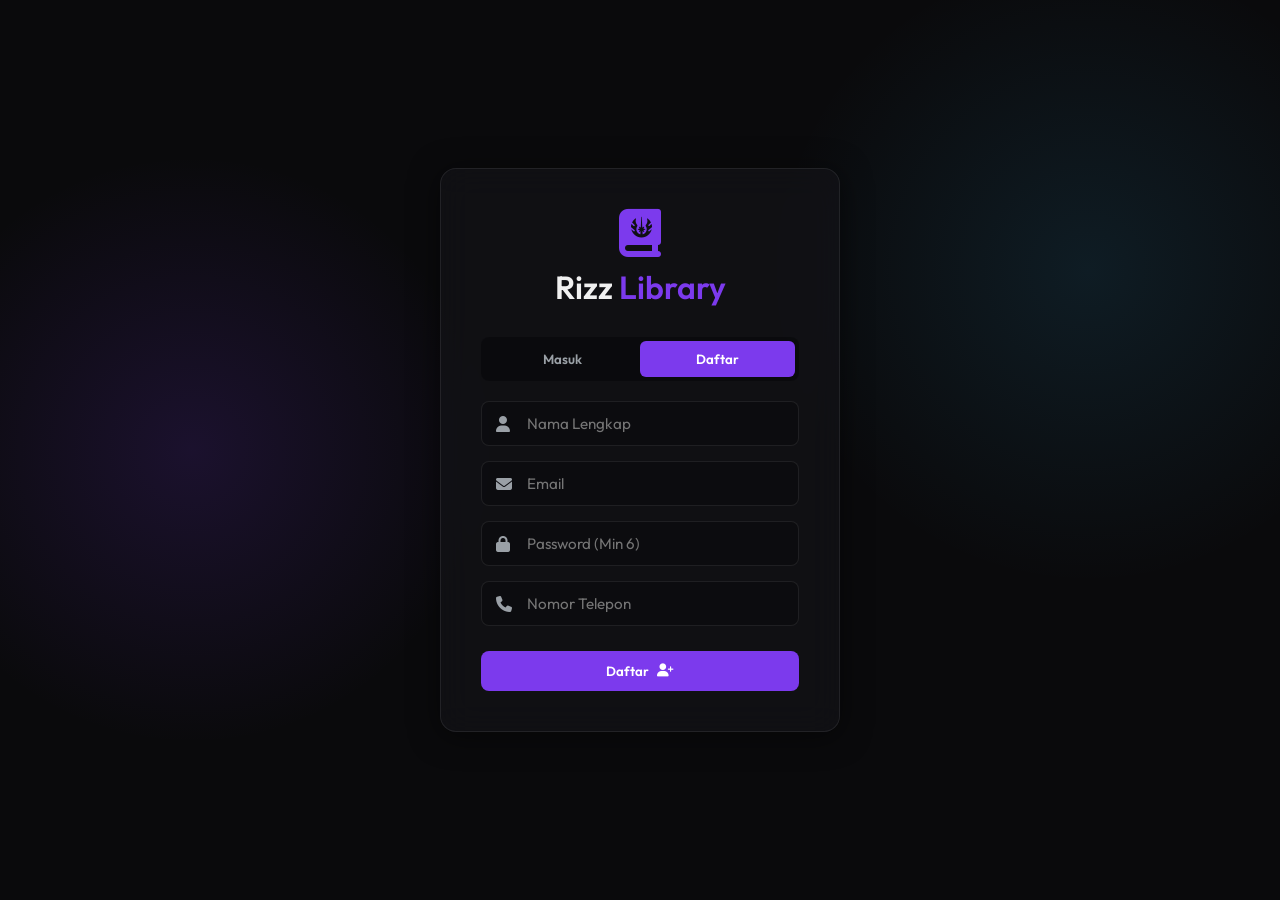
<file: app/register.html>
<!DOCTYPE html>
<html lang="id">

<head>
    <meta charset="UTF-8">
    <meta name="viewport" content="width=device-width, initial-scale=1.0">
    <title>Daftar - Rizz Library</title>
    <link href="https://fonts.googleapis.com/css2?family=Outfit:wght@300;400;600;700&display=swap" rel="stylesheet">
    <link rel="stylesheet" href="https://cdnjs.cloudflare.com/ajax/libs/font-awesome/6.4.0/css/all.min.css">
    <link rel="stylesheet" href="style.css">
</head>

<body>
    <div id="toast" class="toast hidden"></div>
    <div id="auth-view">
        <div class="auth-box glass-panel">
            <div class="brand">
                <i class="fa-solid fa-book-journal-whills"></i>
                <h1>Rizz <span>Library</span></h1>
            </div>

            <div class="auth-tabs">
                <button onclick="window.location.href='login.html'">Masuk</button>
                <button class="active">Daftar</button>
            </div>

            <form id="register-form" class="auth-form active">
                <div class="input-group">
                    <i class="fa-solid fa-user"></i>
                    <input type="text" id="reg-name" placeholder="Nama Lengkap" required>
                </div>
                <div class="input-group">
                    <i class="fa-solid fa-envelope"></i>
                    <input type="email" id="reg-email" placeholder="Email" required>
                </div>
                <div class="input-group">
                    <i class="fa-solid fa-lock"></i>
                    <input type="password" id="reg-password" placeholder="Password (Min 6)" required minlength="6">
                </div>
                <div class="input-group">
                    <i class="fa-solid fa-phone"></i>
                    <input type="tel" id="reg-phone" placeholder="Nomor Telepon">
                </div>
                <button type="submit" class="btn-primary">Daftar <i class="fa-solid fa-user-plus"></i></button>
            </form>
        </div>
    </div>

    <!-- Scripts -->
    <script src="../services/api_service.js"></script>
    <script src="../services/auth_service.js"></script>
    <script>
        document.addEventListener('DOMContentLoaded', () => {
            AuthService.redirectIfAuth();
        });

        function showToast(message, type = 'info') {
            const toastEl = document.getElementById('toast');
            toastEl.textContent = message;
            toastEl.className = `toast show ${type}`;
            setTimeout(() => {
                toastEl.classList.remove('show');
            }, 3000);
        }

        document.getElementById('register-form').addEventListener('submit', async (e) => {
            e.preventDefault();
            const data = {
                name: document.getElementById('reg-name').value,
                email: document.getElementById('reg-email').value,
                password: document.getElementById('reg-password').value,
                phone: document.getElementById('reg-phone').value,
                address: 'Belum diisi'
            };

            try {
                await AuthService.register(data);
                alert('Registrasi berhasil, silakan login');
                window.location.href = 'login.html';
            } catch (error) {
                showToast(error.message, 'error');
            }
        });
    </script>
</body>

</html>
</file>
<file: app/style.css>
:root {
    --bg-dark: #0a0a0c;
    --bg-glass: rgba(20, 20, 25, 0.6);
    --glass-border: rgba(255, 255, 255, 0.08);
    --text-main: #f0f0f0;
    --text-muted: #9aa0a6;
    --accent: #7c3aed;
    --accent-hover: #6d28d9;
    --danger: #ef4444;
    --success: #10b981;
    --warning: #f59e0b;
}

* {
    margin: 0;
    padding: 0;
    box-sizing: border-box;
    font-family: 'Outfit', sans-serif;
}

body {
    background-color: var(--bg-dark);
    color: var(--text-main);
    min-height: 100vh;
    background-image: 
        radial-gradient(circle at 15% 50%, rgba(124, 58, 237, 0.15), transparent 25%),
        radial-gradient(circle at 85% 30%, rgba(56, 189, 248, 0.1), transparent 25%);
    background-attachment: fixed;
}

/* Glassmorphism utility */
.glass-panel {
    background: var(--bg-glass);
    backdrop-filter: blur(16px);
    -webkit-backdrop-filter: blur(16px);
    border: 1px solid var(--glass-border);
    border-radius: 16px;
    box-shadow: 0 4px 30px rgba(0, 0, 0, 0.5);
}

.hidden {
    display: none !important;
}

.active {
    display: block;
}

/* Typography & Utils */
h1, h2, h3, h4 { font-weight: 600; }
a { text-decoration: none; color: inherit; }
.mt-20 { margin-top: 20px; }
.w-full { width: 100%; }
.badge {
    padding: 4px 8px;
    border-radius: 12px;
    font-size: 0.75rem;
    font-weight: 600;
    text-transform: uppercase;
    background: rgba(255, 255, 255, 0.1);
}

/* Buttons */
button {
    cursor: pointer;
    border: none;
    outline: none;
    font-family: 'Outfit', sans-serif;
    font-weight: 600;
    transition: all 0.3s ease;
}

.btn-primary {
    background: var(--accent);
    color: white;
    padding: 10px 20px;
    border-radius: 8px;
    display: inline-flex;
    align-items: center;
    justify-content: center;
    gap: 8px;
}

.btn-primary:hover {
    background: var(--accent-hover);
    transform: translateY(-2px);
}

.btn-outline {
    background: transparent;
    border: 1px solid var(--glass-border);
    color: var(--text-main);
    padding: 8px 16px;
    border-radius: 8px;
}

.btn-outline:hover {
    background: rgba(255, 255, 255, 0.05);
}

.btn-danger {
    background: var(--danger);
    color: white;
    padding: 8px 16px;
    border-radius: 8px;
}

/* Auth View */
#auth-view {
    height: 100vh;
    display: flex;
    align-items: center;
    justify-content: center;
}

.auth-box {
    width: 100%;
    max-width: 400px;
    padding: 40px;
    text-align: center;
}

.auth-box .brand h1 {
    font-size: 2rem;
    margin-bottom: 30px;
}

.auth-box .brand span {
    color: var(--accent);
}

.auth-box .brand i {
    font-size: 3rem;
    color: var(--accent);
    margin-bottom: 10px;
}

.auth-tabs {
    display: flex;
    background: rgba(0,0,0,0.3);
    border-radius: 8px;
    margin-bottom: 20px;
    padding: 4px;
}

.auth-tabs button {
    flex: 1;
    padding: 10px;
    background: transparent;
    color: var(--text-muted);
    border-radius: 6px;
}

.auth-tabs button.active {
    background: var(--accent);
    color: white;
}

.input-group {
    position: relative;
    margin-bottom: 15px;
}

.input-group i {
    position: absolute;
    left: 15px;
    top: 50%;
    transform: translateY(-50%);
    color: var(--text-muted);
}

.input-group input, .form-group input, .form-group select {
    width: 100%;
    padding: 12px 15px 12px 45px;
    background: rgba(0, 0, 0, 0.2);
    border: 1px solid var(--glass-border);
    border-radius: 8px;
    color: var(--text-main);
    font-size: 0.95rem;
    transition: all 0.3s;
}

.form-group input, .form-group select {
    padding: 12px 15px;
}

.input-group input:focus, .form-group input:focus {
    border-color: var(--accent);
    outline: none;
    box-shadow: 0 0 0 2px rgba(124, 58, 237, 0.2);
}

.auth-form button[type="submit"] {
    width: 100%;
    margin-top: 10px;
    padding: 12px;
}

/* Dashboard Layout */
.layout-dashboard {
    display: flex;
    height: 100vh;
    overflow: hidden;
}

.sidebar {
    width: 280px;
    margin: 16px;
    padding: 24px;
    display: flex;
    flex-direction: column;
}

.sidebar .brand {
    display: flex;
    align-items: center;
    gap: 12px;
    margin-bottom: 40px;
}

.sidebar .brand i {
    font-size: 1.8rem;
    color: var(--accent);
}

.user-info {
    display: flex;
    align-items: center;
    gap: 15px;
    padding-bottom: 20px;
    border-bottom: 1px solid var(--glass-border);
    margin-bottom: 20px;
}

.user-info .avatar {
    width: 48px;
    height: 48px;
    border-radius: 50%;
    background: rgba(124, 58, 237, 0.2);
    display: flex;
    align-items: center;
    justify-content: center;
    font-size: 1.2rem;
    color: var(--accent);
}

.nav-menu {
    display: flex;
    flex-direction: column;
    gap: 8px;
    flex: 1;
}

.nav-item {
    display: flex;
    align-items: center;
    gap: 12px;
    padding: 12px 16px;
    border-radius: 8px;
    color: var(--text-muted);
    transition: all 0.3s;
}

.nav-item:hover, .nav-item.active {
    background: rgba(255, 255, 255, 0.05);
    color: var(--text-main);
}

.nav-item.active {
    border-left: 4px solid var(--accent);
    background: linear-gradient(90deg, rgba(124, 58, 237, 0.1) 0%, transparent 100%);
}

.sidebar-footer {
    margin-top: auto;
}

.sidebar-footer button {
    width: 100%;
}

.main-content {
    flex: 1;
    display: flex;
    flex-direction: column;
    padding: 16px 16px 16px 0;
    overflow: hidden;
}

.topbar {
    display: flex;
    justify-content: space-between;
    align-items: center;
    padding: 0 20px 20px 20px;
}

.search-bar {
    position: relative;
    width: 300px;
}

.search-bar i {
    position: absolute;
    left: 15px;
    top: 50%;
    transform: translateY(-50%);
    color: var(--text-muted);
}

.search-bar input {
    width: 100%;
    padding: 10px 15px 10px 40px;
    background: var(--bg-glass);
    border: 1px solid var(--glass-border);
    border-radius: 20px;
    color: var(--text-main);
}

.content-area {
    flex: 1;
    overflow-y: auto;
    padding: 0 20px;
}

/* Panels */
.panel-header {
    display: flex;
    justify-content: space-between;
    align-items: center;
    margin-bottom: 24px;
}

.filters select {
    background: var(--bg-glass);
    border: 1px solid var(--glass-border);
    color: var(--text-main);
    padding: 8px 16px;
    border-radius: 8px;
    outline: none;
}

/* Grid layout for books */
.grid-container {
    display: grid;
    grid-template-columns: repeat(auto-fill, minmax(220px, 1fr));
    gap: 24px;
    padding-bottom: 24px;
}

.book-card {
    display: flex;
    flex-direction: column;
    padding: 16px;
    transition: transform 0.3s;
    cursor: pointer;
}

.book-card:hover {
    transform: translateY(-5px);
}

.book-cover {
    height: 160px;
    background: rgba(255,255,255,0.05);
    border-radius: 8px;
    display: flex;
    align-items: center;
    justify-content: center;
    margin-bottom: 16px;
    font-size: 3rem;
    color: var(--text-muted);
}

.book-card h4 {
    font-size: 1.1rem;
    margin-bottom: 4px;
    white-space: nowrap;
    overflow: hidden;
    text-overflow: ellipsis;
}

.book-card p {
    color: var(--text-muted);
    font-size: 0.85rem;
    margin-bottom: 12px;
}

.book-card .card-footer {
    margin-top: auto;
    display: flex;
    justify-content: space-between;
    align-items: center;
}

/* Tables */
.table-container {
    overflow-x: auto;
}

.data-table {
    width: 100%;
    border-collapse: collapse;
}

.data-table th, .data-table td {
    padding: 16px;
    text-align: left;
    border-bottom: 1px solid rgba(255,255,255,0.05);
}

.data-table th {
    color: var(--text-muted);
    font-weight: 600;
    font-size: 0.9rem;
}

.data-table tbody tr:hover {
    background: rgba(255,255,255,0.02);
}

/* Modals */
.modal {
    position: fixed;
    top: 0;
    left: 0;
    width: 100%;
    height: 100%;
    background: rgba(0,0,0,0.6);
    backdrop-filter: blur(4px);
    display: flex;
    align-items: center;
    justify-content: center;
    z-index: 1000;
}

.modal-content {
    width: 100%;
    max-width: 500px;
    padding: 30px;
    position: relative;
    animation: modalPop 0.3s ease-out;
}

@keyframes modalPop {
    from { opacity: 0; transform: scale(0.95); }
    to { opacity: 1; transform: scale(1); }
}

.close-modal {
    position: absolute;
    top: 15px;
    right: 20px;
    font-size: 1.5rem;
    cursor: pointer;
    color: var(--text-muted);
}

.close-modal:hover {
    color: var(--text-main);
}

.book-detail {
    display: flex;
    gap: 24px;
}

.book-cover-large {
    width: 150px;
    height: 200px;
    background: rgba(255,255,255,0.05);
    border-radius: 8px;
    display: flex;
    align-items: center;
    justify-content: center;
    font-size: 4rem;
    color: var(--text-muted);
    flex-shrink: 0;
}

.form-group {
    margin-bottom: 16px;
}

.form-group label {
    display: block;
    margin-bottom: 8px;
    color: var(--text-muted);
    font-size: 0.9rem;
}

.form-row {
    display: flex;
    gap: 16px;
}
.form-row .form-group {
    flex: 1;
}

/* Toast */
.toast {
    position: fixed;
    top: 20px;
    right: 20px;
    padding: 12px 24px;
    border-radius: 8px;
    color: white;
    z-index: 9999;
    font-weight: 600;
    transform: translateX(120%);
    transition: transform 0.3s cubic-bezier(0.68, -0.55, 0.265, 1.55);
}

.toast.show {
    transform: translateX(0);
}

.toast.success { background: var(--success); }
.toast.error { background: var(--danger); }
.toast.info { background: var(--accent); }

/* Stats Cards */
.stats-cards {
    display: flex;
    gap: 20px;
}

.card {
    flex: 1;
    padding: 20px;
}

.card h4 {
    color: var(--text-muted);
    font-size: 0.9rem;
    margin-bottom: 8px;
}

.card h2 {
    font-size: 2rem;
    color: var(--warning);
}
</file>
